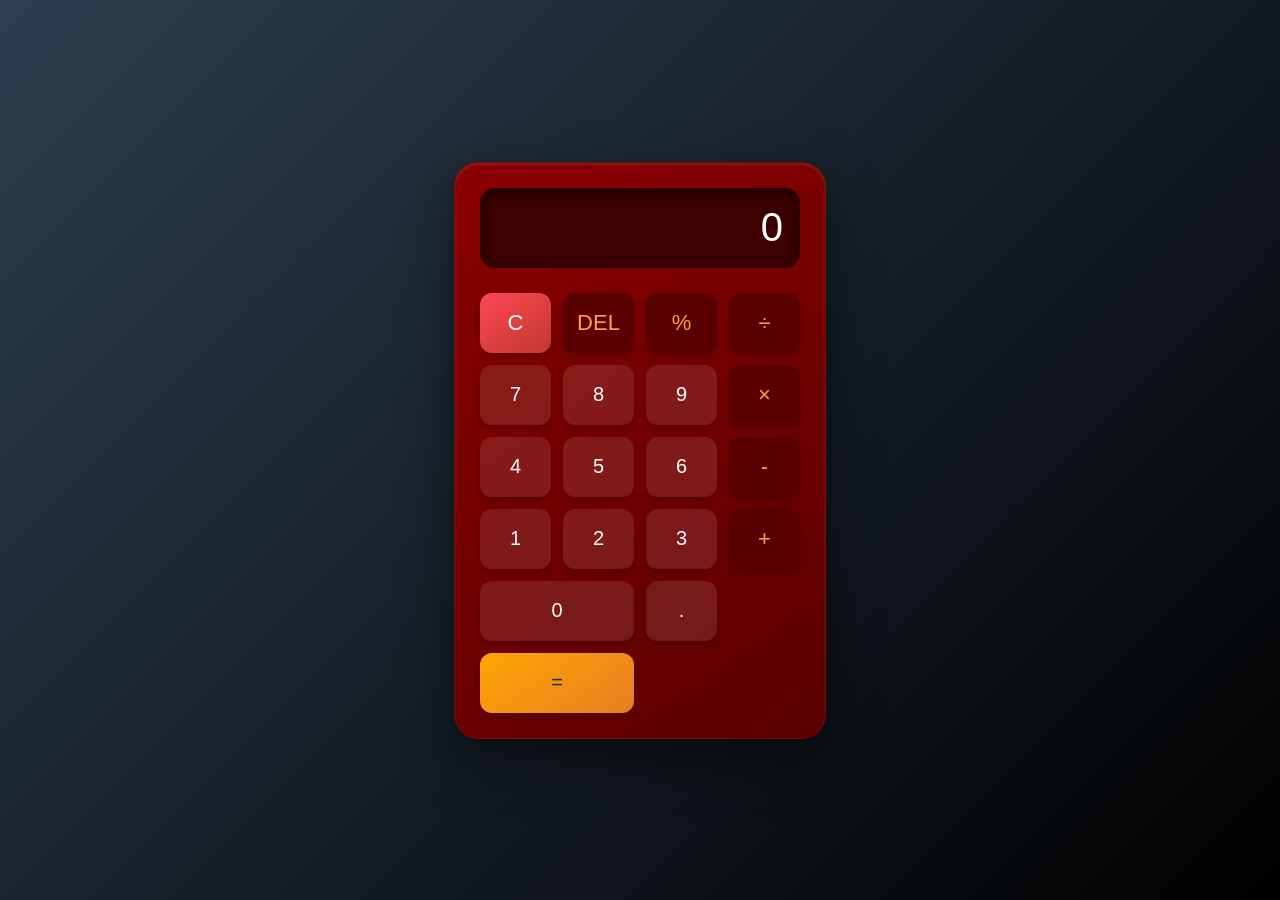
<file: index.html>
<!DOCTYPE html>
<html lang="id">
<head>
    <meta charset="UTF-8">
    <meta name="viewport" content="width=device-width, initial-scale=1.0">
    <title>Kalkulator Maroon + Persen</title>
    <link rel="stylesheet" href="style.css">
</head>
<body>

    <div class="calculator">
        <input type="text" id="display" readonly value="0">
        
        <div class="buttons">
            <!-- Tombol Baris 1: Tambah Persen -->
            <button onclick="clearDisplay()" class="btn-clear">C</button>
            <button onclick="backspace()" class="btn-operator">DEL</button>
            <button onclick="percentage()" class="btn-operator">%</button>
            <button onclick="appendToDisplay('/')" class="btn-operator">÷</button>
            
            <button onclick="appendToDisplay('7')">7</button>
            <button onclick="appendToDisplay('8')">8</button>
            <button onclick="appendToDisplay('9')">9</button>
            <button onclick="appendToDisplay('*')" class="btn-operator">×</button>
            
            <button onclick="appendToDisplay('4')">4</button>
            <button onclick="appendToDisplay('5')">5</button>
            <button onclick="appendToDisplay('6')">6</button>
            <button onclick="appendToDisplay('-')" class="btn-operator">-</button>
            
            <button onclick="appendToDisplay('1')">1</button>
            <button onclick="appendToDisplay('2')">2</button>
            <button onclick="appendToDisplay('3')">3</button>
            <button onclick="appendToDisplay('+')" class="btn-operator">+</button>
            
            <button onclick="appendToDisplay('0')" class="btn-zero">0</button>
            <button onclick="appendToDisplay('.')">.</button>
            <button onclick="calculate()" class="btn-equal">=</button>
        </div>
    </div>

    <script src="script.js"></script>
</body>
</html>
</file>
<file: style.css>
/* Mengatur font dan posisi ke tengah layar */
body {
    display: flex;
    justify-content: center;
    align-items: center;
    height: 100vh;
    margin: 0;
    background: linear-gradient(135deg, #2c3e50, #000000); /* Background gradasi gelap */
    font-family: 'Poppins', sans-serif;
}

/* Kotak utama kalkulator */
.calculator {
    background-color: #800000; /* Maroon Utama */
    background: linear-gradient(145deg, #8b0000, #5a0000); /* Gradasi Maroon */
    padding: 25px;
    border-radius: 25px;
    box-shadow: 0 20px 50px rgba(0, 0, 0, 0.5), 
                inset 0 2px 2px rgba(255, 255, 255, 0.1);
    width: 320px;
    border: 1px solid rgba(255, 255, 255, 0.05);
}

/* Layar Display */
#display {
    width: 100%;
    height: 80px;
    font-size: 40px;
    text-align: right;
    border: none;
    background-color: #3d0000; /* Maroon sangat gelap */
    color: #ffffff;
    padding: 15px;
    box-sizing: border-box;
    border-radius: 15px;
    margin-bottom: 25px;
    outline: none;
    box-shadow: inset 0 5px 15px rgba(0, 0, 0, 0.5);
    letter-spacing: 2px;
}

/* Grid Tombol */
.buttons {
    display: grid;
    grid-template-columns: repeat(4, 1fr);
    gap: 12px;
}

/* Style Tombol Umum */
button {
    height: 60px;
    border-radius: 12px;
    border: none;
    background: rgba(255, 255, 255, 0.1); /* Efek semi transparan */
    color: white;
    font-size: 20px;
    font-weight: 500;
    cursor: pointer;
    transition: all 0.3s ease;
    box-shadow: 0 4px 6px rgba(0, 0, 0, 0.2);
}

/* Hover Effect (saat mouse di atas tombol) */
button:hover {
    background: rgba(255, 255, 255, 0.2);
    transform: translateY(-3px);
    box-shadow: 0 6px 12px rgba(0, 0, 0, 0.3);
}

/* Saat tombol diklik */
button:active {
    transform: translateY(0px);
}

/* Tombol Operator (÷, ×, -, +) */
.btn-operator {
    background-color: #5a0000;
    color: #ff9f43; /* Warna aksen orange lembut */
}

/* Tombol Clear (C) */
.btn-clear {
    background: linear-gradient(145deg, #ff4757, #c0392b);
    color: white;
}

/* Tombol Sama Dengan (=) */
.btn-equal {
    background: linear-gradient(145deg, #ffa502, #e67e22);
    color: #1e272e;
    grid-column: span 2;
}

/* Tombol Angka Nol */
.btn-zero {
    grid-column: span 2;
}

/* Memperhalus tampilan angka khusus operator agar lebih besar */
.btn-operator, .btn-clear {
    font-size: 22px;
}
</file>
